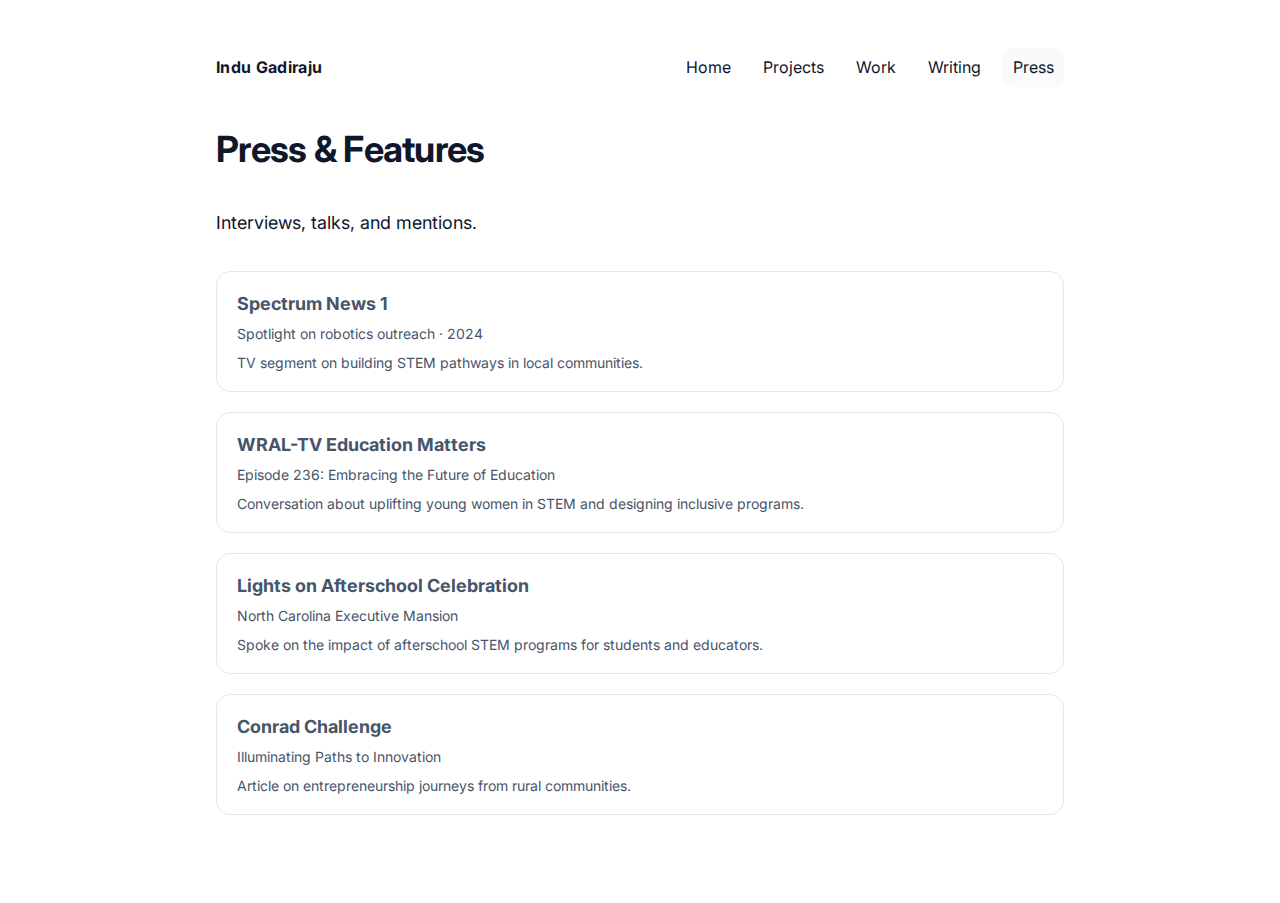
<file: press.html>
<!doctype html>
<html lang="en">
  <head>
    <meta charset="utf-8" />
    <meta http-equiv="X-UA-Compatible" content="IE=edge" />
    <meta name="viewport" content="width=device-width, initial-scale=1" />
    <title>Press & Features · Indu Gadiraju</title>
    <link rel="preconnect" href="https://fonts.googleapis.com" />
    <link rel="preconnect" href="https://fonts.gstatic.com" crossorigin />
    <link href="https://fonts.googleapis.com/css2?family=Inter:wght@400;500;600;700&display=swap" rel="stylesheet" />
    <link rel="stylesheet" href="/style.css" />
    <script src="/script.js" defer></script>
  </head>
  <body>
    <div class="page">
      <header>
        <div class="brand">Indu Gadiraju</div>
        <nav>
          <a href="index.html">Home</a>
          <a href="projects.html">Projects</a>
          <a href="work.html">Work</a>
          <a href="writing.html">Writing</a>
          <a href="press.html" aria-current="page">Press</a>
        </nav>
      </header>

      <main class="stack">
        <h1>Press & Features</h1>
        <p class="lede">Interviews, talks, and mentions.</p>

        <ul class="list">
          <li class="card">
            <h3>Spectrum News 1</h3>
            <div class="meta">Spotlight on robotics outreach · 2024</div>
            <p>TV segment on building STEM pathways in local communities.</p>
          </li>
          <li class="card">
            <h3>WRAL-TV Education Matters</h3>
            <div class="meta">Episode 236: Embracing the Future of Education</div>
            <p>Conversation about uplifting young women in STEM and designing inclusive programs.</p>
          </li>
          <li class="card">
            <h3>Lights on Afterschool Celebration</h3>
            <div class="meta">North Carolina Executive Mansion</div>
            <p>Spoke on the impact of afterschool STEM programs for students and educators.</p>
          </li>
          <li class="card">
            <h3>Conrad Challenge</h3>
            <div class="meta">Illuminating Paths to Innovation</div>
            <p>Article on entrepreneurship journeys from rural communities.</p>
          </li>
        </ul>
      </main>
    </div>
  </body>
</html>
</file>
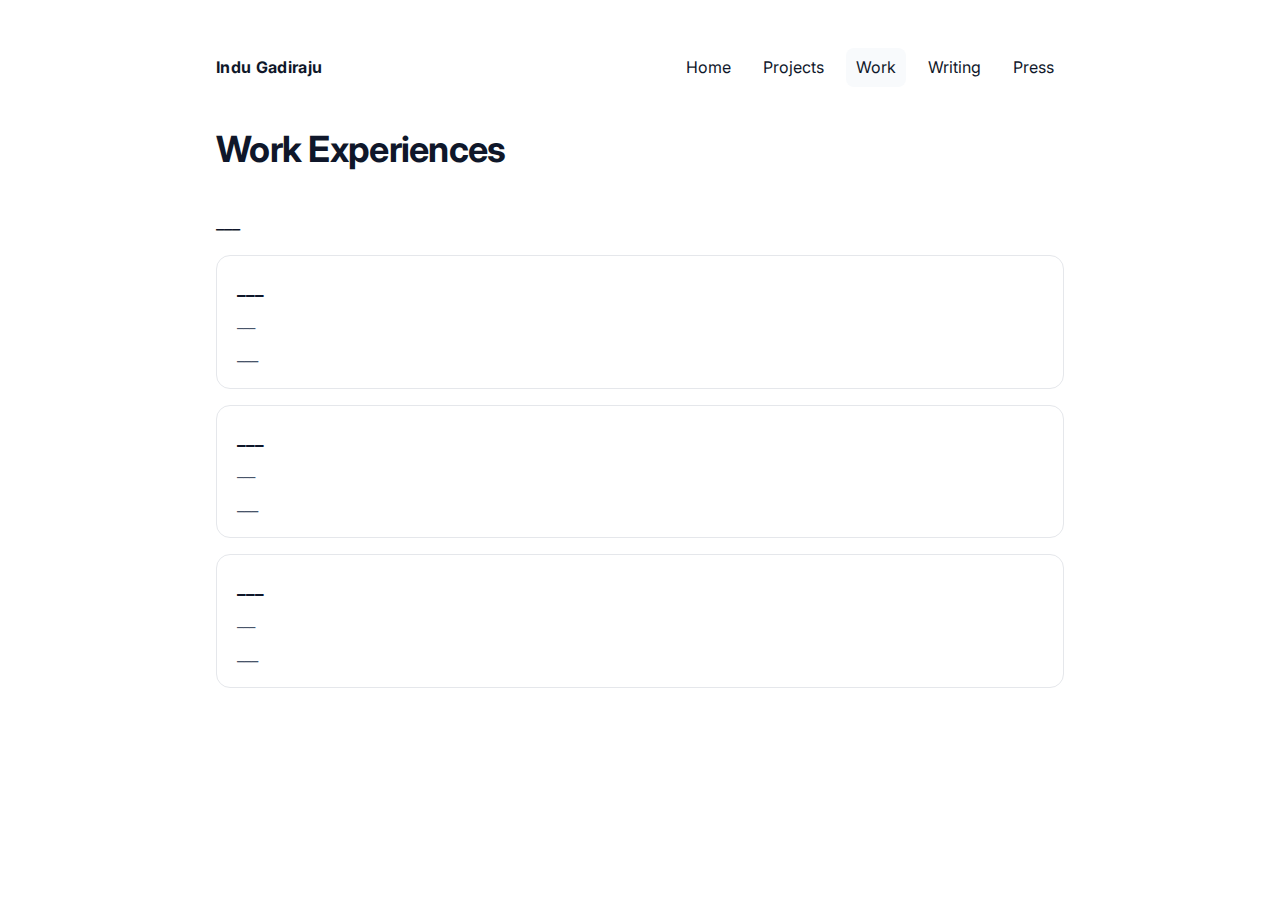
<file: work.html>
<!doctype html>
<html lang="en">
  <head>
    <meta charset="utf-8" />
    <meta http-equiv="X-UA-Compatible" content="IE=edge" />
    <meta name="viewport" content="width=device-width, initial-scale=1" />
    <title>Work · Indu Gadiraju</title>
    <link rel="preconnect" href="https://fonts.googleapis.com" />
    <link rel="preconnect" href="https://fonts.gstatic.com" crossorigin />
    <link href="https://fonts.googleapis.com/css2?family=Inter:wght@400;500;600;700&display=swap" rel="stylesheet" />
    <link rel="stylesheet" href="/style.css" />
    <script src="/script.js" defer></script>
  </head>
  <body>
    <div class="page">
      <header>
        <div class="brand">Indu Gadiraju</div>
        <nav>
          <a href="index.html">Home</a>
          <a href="projects.html">Projects</a>
          <a href="work.html" aria-current="page">Work</a>
          <a href="writing.html">Writing</a>
          <a href="press.html">Press</a>
        </nav>
      </header>

      <main class="stack">
        <h1>Work Experiences</h1>
        <p class="lede">___</p>

        <section class="stack">
          <div class="card">
            <h3>___</h3>
            <div class="meta">___</div>
            <p>___</p>
          </div>

          <div class="card">
            <h3>___</h3>
            <div class="meta">___</div>
            <p>___</p>
          </div>

          <div class="card">
            <h3>___</h3>
            <div class="meta">___</div>
            <p>___</p>
          </div>
        </section>
      </main>
    </div>
  </body>
</html>
</file>
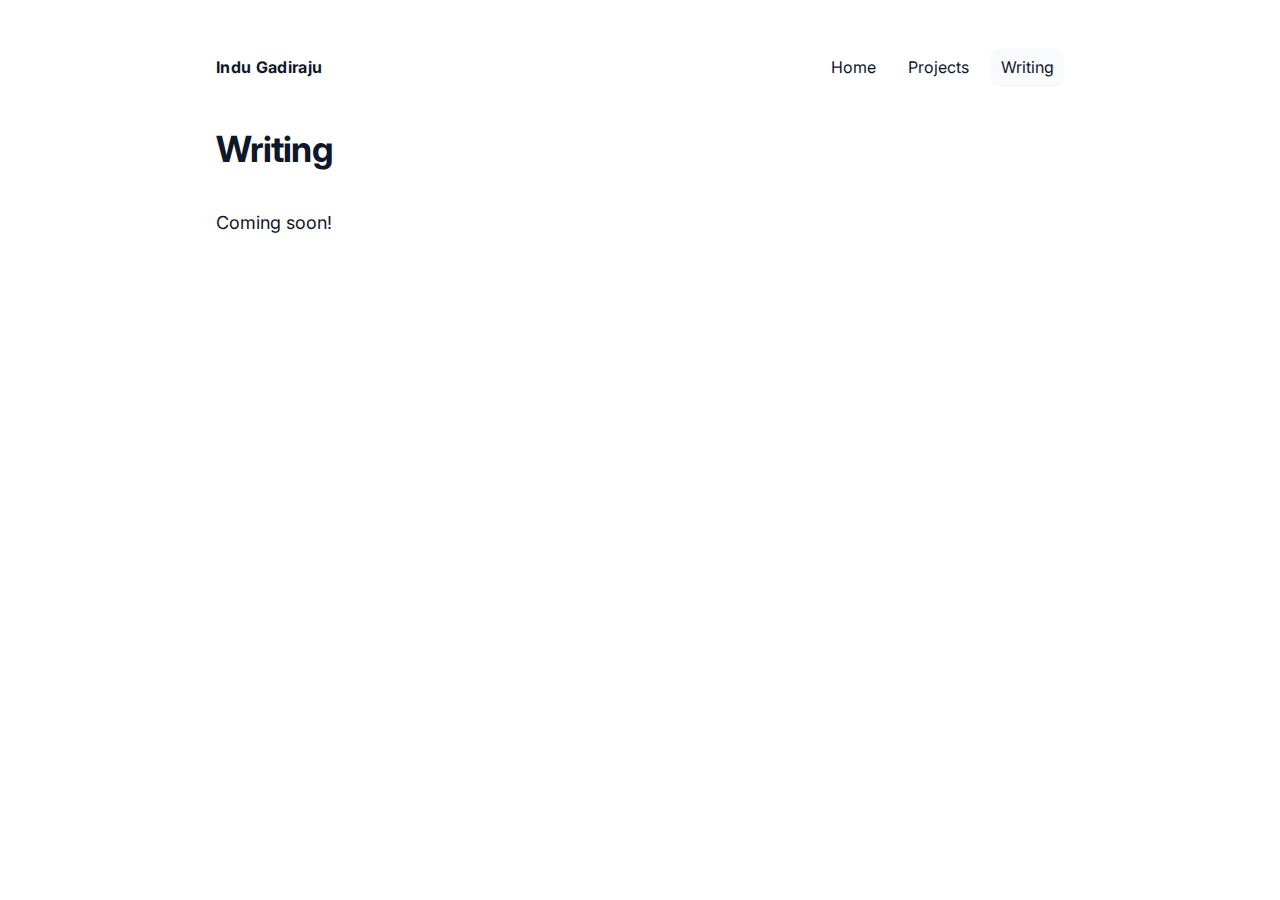
<file: writing.html>
<!doctype html>
<html lang="en">
  <head>
    <meta charset="utf-8" />
    <meta http-equiv="X-UA-Compatible" content="IE=edge" />
    <meta name="viewport" content="width=device-width, initial-scale=1" />
    <title>Writing · Indu Gadiraju</title>
    <link rel="preconnect" href="https://fonts.googleapis.com" />
    <link rel="preconnect" href="https://fonts.gstatic.com" crossorigin />
    <link href="https://fonts.googleapis.com/css2?family=Inter:wght@400;500;600;700&display=swap" rel="stylesheet" />

    <link rel="preconnect" href="https://fonts.googleapis.com">
    <link rel="preconnect" href="https://fonts.gstatic.com" crossorigin>
    <link href="https://fonts.googleapis.com/css2?family=Jersey+10&family=Shrikhand&display=swap" rel="stylesheet">
    <link href="https://fonts.googleapis.com/css2?family=Jersey+10&family=Libre+Baskerville:ital,wght@0,400..700;1,400..700&family=Shrikhand&display=swap" rel="stylesheet">

    <link rel="stylesheet" href="/style.css" />
    <script src="/script.js" defer></script>
  </head>
  <body>
    <div class="page">
      <header>
        <div class="brand">Indu Gadiraju</div>
        <nav>
          <a href="index.html">Home</a>
          <a href="projects.html">Projects</a>
          <a href="writing.html" aria-current="page">Writing</a>
        </nav>
      </header>

      <main class="stack">
        <h1>Writing</h1>
        <p class="lede"> Coming soon! </p>
      </main>
    </div>
  </body>
</html>
</file>
<file: style.css>
/* Minimal, white-first layout */
:root {
  color-scheme: light;
  --text: #0f172a;
  --muted: #475569;
  --accent: #0f172a;
  --border: #e5e7eb;
  --panel: #f8fafc;
}

*,
*::before,
*::after {
  box-sizing: border-box;
}

body {
  margin: 0;
  font-family: "Inter", system-ui, -apple-system, sans-serif;
  background: #ffffff;
  color: var(--text);
  line-height: 1.7;
}

a {
  color: inherit;
  text-decoration: none;
}

a:hover {
  text-decoration: underline;
}

.page {
  max-width: 880px;
  margin: 0 auto;
  padding: 48px 16px 72px;
}

header {
  display: flex;
  align-items: center;
  justify-content: space-between;
  gap: 16px;
  margin-bottom: 32px;
}

.brand {
  font-weight: 700;
  letter-spacing: 0.02em;
}

nav {
  display: flex;
  gap: 12px;
  flex-wrap: wrap;
}

nav a {
  padding: 6px 10px;
  border-radius: 8px;
  transition: background-color 0.15s ease;
}

nav a:hover,
nav a[aria-current="page"] {
  background: var(--panel);
}

h1 {
  margin: 0 0 12px;
  font-size: clamp(28px, 4vw, 36px);
  letter-spacing: -0.02em;
}

h2 {
  margin: 32px 0 12px;
  font-size: 20px;
  letter-spacing: -0.01em;
}

p {
  margin: 0;
  color: var(--muted);
}

li {
  margin: 0 0 8px 0;
  color: var(--muted);
  font-size: 14px;
  line-height: 1.5;
}

li:last-child {
  margin-bottom: 0;
}

.lede {
  font-size: 18px;
  color: var(--text);
}

.stack {
  display: flex;
  flex-direction: column;
  gap: 16px;
}

.projects-grid {
  display: grid;
  grid-template-columns: repeat(2, 1fr);
  gap: 24px;
}

@media (max-width: 640px) {
  .projects-grid {
    grid-template-columns: 1fr;
  }
}

.card {
  border: 1px solid var(--border);
  border-radius: 14px;
  padding: 18px 20px;
  background: #fff;
}

.card h3 {
  margin: 0 0 6px;
  font-size: 18px;
}

.project-card {
  display: flex;
  flex-direction: column;
}

.project-header {
  display: flex;
  flex-direction: column;
  gap: 12px;
}

.project-title-row {
  display: flex;
  justify-content: space-between;
  align-items: flex-start;
  gap: 12px;
}

.dropdown-btn {
  background: none;
  border: none;
  font-size: 16px;
  color: var(--muted);
  cursor: pointer;
  padding: 4px 8px;
  transition: transform 0.2s ease, color 0.2s ease;
  flex-shrink: 0;
  line-height: 1;
}

.dropdown-btn:hover {
  color: var(--text);
}

.project-card.active .dropdown-btn {
  transform: rotate(180deg);
}

.project-links {
  display: flex;
  gap: 8px;
  flex-wrap: wrap;
}

.link-btn {
  display: inline-flex;
  align-items: center;
  justify-content: center;
  width: 32px;
  height: 32px;
  border: 1px solid var(--border);
  border-radius: 6px;
  background: #fff;
  color: var(--muted);
  text-decoration: none;
  transition: background-color 0.15s ease, border-color 0.15s ease;
  padding: 6px;
}

.link-btn img {
  width: 100%;
  height: 100%;
  object-fit: contain;
  display: block;
}

.link-btn[href="___"] {
  opacity: 0.3;
  cursor: not-allowed;
  pointer-events: none;
}

.link-btn:hover:not([href="___"]) {
  background: var(--panel);
  border-color: var(--text);
  text-decoration: none;
}

.project-content {
  max-height: 0;
  overflow: hidden;
  transition: max-height 0.3s ease, margin-top 0.3s ease;
  margin-top: 0;
}

.project-card.active .project-content {
  max-height: 2000px;
  margin-top: 16px;
}

.project-card ul {
  list-style: disc;
  padding-left: 20px;
  margin: 0 0 12px 0;
}

/* Carousel Styles */
.carousel-container {
  margin-bottom: 20px;
}

.carousel-wrapper {
  position: relative;
  width: 100%;
  overflow: hidden;
  border-radius: 8px;
  background: var(--panel);
}

.carousel-slides {
  display: flex;
  transition: transform 0.3s ease;
}

.carousel-slide {
  min-width: 100%;
  display: none;
}

.carousel-slide.active {
  display: block;
}

.carousel-slide img {
  width: 100%;
  height: auto;
  display: block;
  object-fit: cover;
  max-height: 400px;
}

.carousel-btn {
  position: absolute;
  top: 50%;
  transform: translateY(-50%);
  background: rgba(255, 255, 255, 0.9);
  border: 1px solid var(--border);
  border-radius: 50%;
  width: 36px;
  height: 36px;
  display: flex;
  align-items: center;
  justify-content: center;
  font-size: 24px;
  color: var(--text);
  cursor: pointer;
  transition: background-color 0.2s ease, border-color 0.2s ease;
  z-index: 10;
}

.carousel-btn:hover {
  background: #fff;
  border-color: var(--text);
}

.carousel-prev {
  left: 12px;
}

.carousel-next {
  right: 12px;
}

.carousel-dots {
  display: flex;
  justify-content: center;
  gap: 8px;
  margin-top: 12px;
}

.carousel-dot {
  width: 8px;
  height: 8px;
  border-radius: 50%;
  border: none;
  background: var(--border);
  cursor: pointer;
  transition: background-color 0.2s ease;
  padding: 0;
}

.carousel-dot.active,
.carousel-dot:hover {
  background: var(--text);
}

.meta {
  color: var(--muted);
  font-size: 14px;
  margin-bottom: 8px;
}

.list {
  display: grid;
  gap: 12px;
  padding-left: 0;
  list-style: none;
}

.pill-row {
  display: flex;
  gap: 8px;
  flex-wrap: wrap;
  margin-top: 10px;
}

.pill {
  border: 1px solid var(--border);
  border-radius: 999px;
  padding: 4px 10px;
  font-size: 13px;
  color: var(--muted);
}

.footer {
  margin-top: 48px;
  font-size: 14px;
  color: var(--muted);
}
</file>
